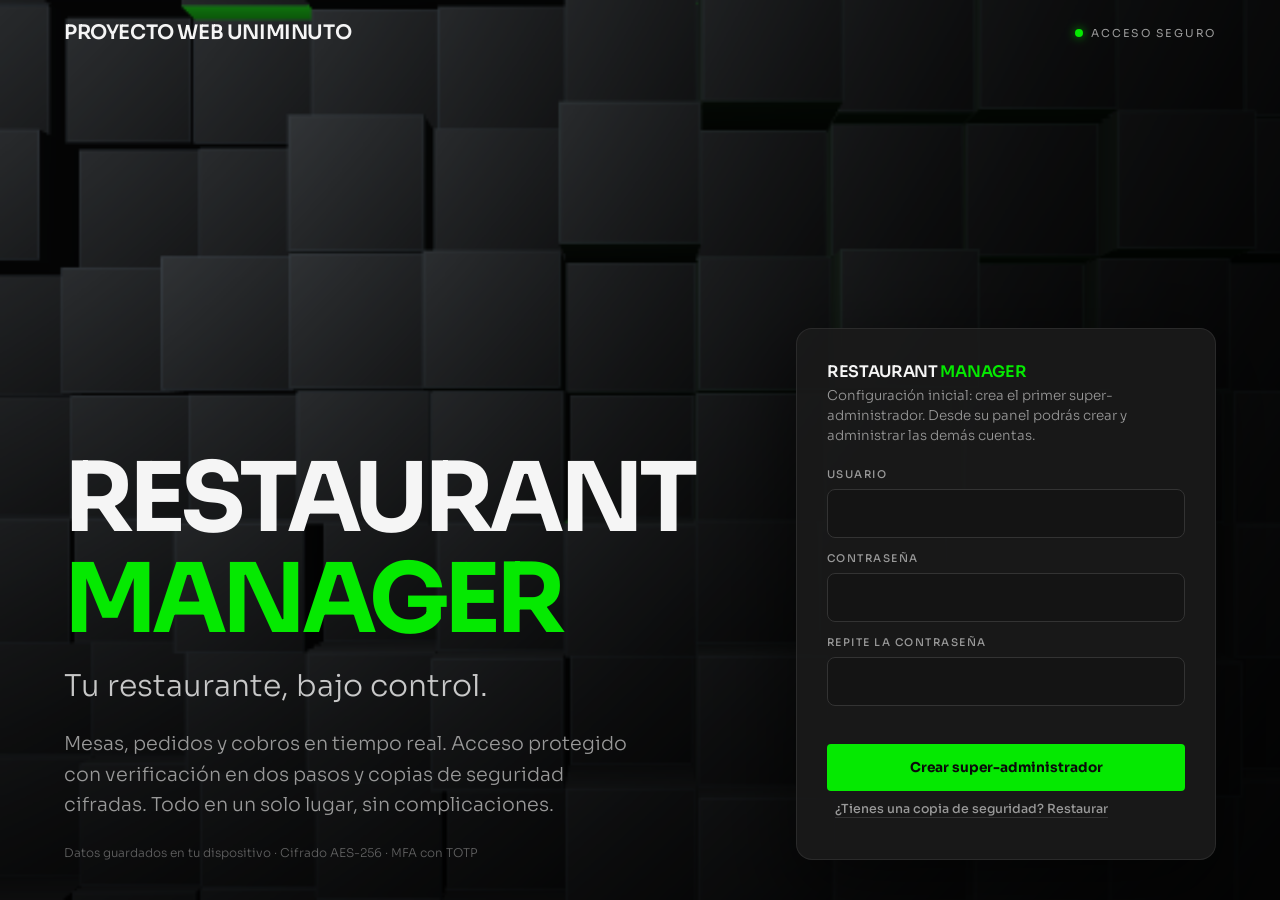
<file: index.html>
<!DOCTYPE html>
<html lang="es">
<head>
  <meta charset="UTF-8">
  <meta name="viewport" content="width=device-width, initial-scale=1, viewport-fit=cover">
  <meta name="theme-color" content="#141414">
  <meta name="color-scheme" content="dark">
  <meta name="mobile-web-app-capable" content="yes">
  <meta name="apple-mobile-web-app-capable" content="yes">
  <meta name="apple-mobile-web-app-status-bar-style" content="black-translucent">
  <title>Restaurant Manager</title>
  <link rel="preconnect" href="https://fonts.googleapis.com">
  <link rel="preconnect" href="https://fonts.gstatic.com" crossorigin>
  <link href="https://fonts.googleapis.com/css2?family=Sora:wght@300;400;500;600;700&display=swap" rel="stylesheet">
  <link rel="stylesheet" href="css/styles.css">
</head>
<body>

  <!-- Pantalla de acceso -->
  <section id="pantalla-login" class="login">
    <!-- Fondo estático de CSS; js/escena3d.js le añade encima el muro de cubos en WebGL -->
    <div class="login__escena" id="login-escena"></div>
    <div class="login__velo"></div>

    <header class="login__nav animate-fade-in">
      <span class="logo">PROYECTO WEB UNIMINUTO</span>
      <span class="login__etiqueta"><i class="punto punto--libre"></i>Acceso seguro</span>
    </header>

    <div class="login__hero">
      <h1 class="login__titulo animate-fade-up" style="animation-delay: .2s">Restaurant <span>Manager</span></h1>
      <p class="login__lema animate-fade-up" style="animation-delay: .4s">Tu restaurante, bajo control.</p>
      <p class="login__desc animate-fade-up" style="animation-delay: .55s">Mesas, pedidos y cobros en tiempo real. Acceso protegido con verificación en dos pasos y copias de seguridad cifradas. Todo en un solo lugar, sin complicaciones.</p>
      <p class="login__confianza animate-fade-up" style="animation-delay: .85s">Datos guardados en tu dispositivo · Cifrado AES-256 · MFA con TOTP</p>
    </div>

    <div class="login__caja animate-fade-up" style="animation-delay: .7s">
      <h2 class="logo">Restaurant <span>Manager</span></h2>
      <div id="paso-credenciales">
        <p class="login__sub" id="login-sub">Inicia sesión para continuar</p>
        <form id="form-login">
          <label>Usuario<input id="usuario" required autocomplete="username" autocapitalize="none" spellcheck="false"></label>
          <label>Contraseña<input id="clave" type="password" required minlength="4" autocomplete="current-password"></label>
          <label id="lbl-clave2" hidden>Repite la contraseña<input id="clave2" type="password" minlength="8" autocomplete="new-password"></label>
          <p id="error" class="error" role="alert"></p>
          <button class="btn" id="btn-enviar">Ingresar</button>
        </form>
        <button type="button" class="btn-link" id="btn-restaurar" hidden>¿Tienes una copia de seguridad? Restaurar</button>
      </div>

      <!-- Segundo paso: verificación en dos pasos -->
      <div id="paso-mfa" hidden>
        <h2 class="mfa__titulo" id="mfa-titulo"></h2>
        <p class="login__sub" id="mfa-texto"></p>

        <!-- Elegir el segundo paso la primera vez -->
        <div id="mfa-elegir" class="mfa-elegir" hidden>
          <button type="button" class="mfa-opcion" id="elegir-correo">
            <strong>Código por correo</strong>
            <small>Te enviamos un código de 6 dígitos cada vez que entres.</small>
          </button>
          <button type="button" class="mfa-opcion" id="elegir-app">
            <strong>App autenticadora</strong>
            <small>Google Authenticator, Microsoft Authenticator o Authy.</small>
          </button>
        </div>

        <!-- Activación por correo: a dónde enviar el código -->
        <form id="form-correo" hidden>
          <label>Correo electrónico<input id="mfa-correo" type="email" required autocomplete="email" autocapitalize="none" spellcheck="false" placeholder="tu@correo.com"></label>
          <p id="correo-error" class="error" role="alert"></p>
          <button class="btn" id="correo-enviar">Enviar código</button>
        </form>

        <div id="mfa-activar" hidden>
          <div id="mfa-qr" class="mfa-qr" role="img" aria-label="Código QR para la app autenticadora"></div>
          <p class="mfa-etq">¿No puedes escanear? Escribe esta clave en la app:</p>
          <code id="mfa-clave" class="mfa-clave"></code>
        </div>

        <div id="mfa-recuperacion" hidden>
          <ul id="mfa-codigos" class="mfa-codigos"></ul>
          <div class="mfa-acciones">
            <button type="button" class="btn-link" id="mfa-copiar">Copiar</button>
            <button type="button" class="btn-link" id="mfa-descargar">Descargar .txt</button>
          </div>
          <button type="button" class="btn" id="mfa-continuar">Ya los guardé, entrar</button>
        </div>

        <form id="form-mfa" hidden>
          <label><span id="mfa-etiqueta">Código de 6 dígitos</span>
            <input id="mfa-codigo" class="mfa-codigo" inputmode="numeric" autocomplete="one-time-code" maxlength="11" required>
          </label>
          <p id="mfa-error" class="error" role="alert"></p>
          <button class="btn" id="mfa-enviar">Verificar</button>
          <button type="button" class="btn-link" id="mfa-reenviar" hidden>Reenviar código</button>
          <button type="button" class="btn-link" id="mfa-alternar" hidden>Usar un código de recuperación</button>
        </form>
        <button type="button" class="btn-link" id="mfa-volver">← Volver</button>
      </div>

      <!-- Tercer paso: cambiar la contraseña temporal -->
      <div id="paso-clave" hidden>
        <h2 class="mfa__titulo">Crea tu contraseña</h2>
        <p class="login__sub">La contraseña que recibiste es temporal. Elige una nueva (mínimo 8 caracteres).</p>
        <form id="form-clave">
          <label>Nueva contraseña<input id="nclave" type="password" required minlength="8" autocomplete="new-password"></label>
          <label>Repite la contraseña<input id="nclave2" type="password" required minlength="8" autocomplete="new-password"></label>
          <p id="clave-error" class="error" role="alert"></p>
          <button class="btn">Guardar y entrar</button>
        </form>
      </div>
    </div>
  </section>

  <!-- Aplicación -->
  <div id="app" hidden>
    <header class="header">
      <div class="contenedor header__contenido">
        <h1 class="logo">Restaurant <span>Manager</span></h1>
        <div class="reloj">
          <span id="usuario-chip" class="usuario-chip"></span>
          <span id="fecha" class="reloj__fecha"></span>
          <span id="hora" class="reloj__hora"></span>
          <button id="btn-salir" class="btn-salir">Salir</button>
        </div>
      </div>
    </header>

    <nav class="nav">
      <div id="nav-tabs" class="contenedor nav__contenido"></div>
    </nav>

    <main class="contenedor principal">

      <section id="vista-usuarios" class="vista">
        <div class="encabezado-vista">
          <h2>Usuarios</h2>
          <div class="acciones-vista">
            <button type="button" class="btn-sec" id="btn-exportar">Exportar copia</button>
            <button type="button" class="btn-sec" id="btn-importar">Importar copia</button>
          </div>
        </div>
        <form id="form-nuevo" class="panel form-nuevo" autocomplete="off">
          <h3>Crear usuario</h3>
          <div class="form-fila">
            <label>Usuario<input id="nu-usuario" required minlength="3" maxlength="20" autocapitalize="none" spellcheck="false" placeholder="ej. maria"></label>
            <label>Correo <small>(opcional)</small><input id="nu-correo" type="email" maxlength="120" autocomplete="off" autocapitalize="none" spellcheck="false" placeholder="maria@correo.com"></label>
            <label>Contraseña temporal<input id="nu-clave" required minlength="8" autocomplete="off" spellcheck="false" placeholder="mín. 8 caracteres"></label>
            <label>Rol
              <select id="nu-rol">
                <option value="empleado">Empleado</option>
                <option value="admin">Administrador</option>
                <option value="superadmin">Super-administrador</option>
              </select>
            </label>
          </div>
          <p id="nu-error" class="error" role="alert"></p>
          <div class="form-acciones">
            <button class="btn" id="nu-crear">Crear usuario</button>
            <button type="button" class="btn-link" id="nu-generar">Generar contraseña segura</button>
          </div>
        </form>
        <div id="lista-usuarios" class="lista"></div>
      </section>

      <section id="vista-mesas" class="vista">
        <div class="encabezado-vista">
          <h2>Estado de Mesas</h2>
          <div class="leyenda">
            <span class="leyenda__item"><i class="punto punto--libre"></i>Libre</span>
            <span class="leyenda__item"><i class="punto punto--ocupada"></i>Ocupada</span>
          </div>
        </div>
        <div id="grid-mesas" class="grid-mesas"></div>
      </section>

      <section id="vista-pedido" class="vista">
        <div class="encabezado-vista">
          <h2>Tomar pedido</h2>
          <select id="sel-mesa" aria-label="Mesa"></select>
        </div>
        <div class="pedido">
          <div id="menu" class="menu"></div>
          <aside id="resumen" class="resumen"></aside>
        </div>
      </section>

      <section id="vista-pedidos" class="vista">
        <div class="encabezado-vista"><h2>Pedidos Activos</h2></div>
        <div id="lista-pedidos" class="lista"></div>
      </section>

      <section id="vista-estadisticas" class="vista">
        <div class="encabezado-vista"><h2>Estadísticas</h2></div>
        <div id="stats"></div>
      </section>

      <section id="vista-historial" class="vista">
        <div class="encabezado-vista"><h2>Historial</h2></div>
        <div id="lista-historial" class="lista"></div>
      </section>

    </main>
  </div>

  <!-- Diálogo reutilizable (confirmaciones, contraseñas) -->
  <dialog id="dialogo" class="dialogo" aria-labelledby="dialogo-titulo">
    <form id="dialogo-form" novalidate>
      <h3 id="dialogo-titulo"></h3>
      <p id="dialogo-texto" class="dialogo__texto"></p>
      <label id="dialogo-campo" hidden><span id="dialogo-etiqueta"></span><input id="dialogo-input" autocomplete="off" spellcheck="false" autocapitalize="none"></label>
      <label id="dialogo-campo2" hidden><span>Repite la contraseña</span><input id="dialogo-input2" type="password" autocomplete="off"></label>
      <p id="dialogo-error" class="error" role="alert"></p>
      <div class="dialogo__acciones">
        <button type="button" class="btn-sec" id="dialogo-cancelar">Cancelar</button>
        <button class="btn-dialogo" id="dialogo-ok">Confirmar</button>
      </div>
    </form>
  </dialog>
  <input type="file" id="archivo-copia" accept=".json,application/json" hidden>

  <script src="js/qrcode.js"></script>
  <script src="js/mfa.js"></script>
  <script src="js/respaldo.js"></script>
  <script src="js/correo.js"></script>
  <script src="js/app.js"></script>
  <script src="js/escena3d.js"></script>
</body>
</html>
</file>
<file: css/styles.css>
/* ==========================================================
   Restaurant Manager — Tema oscuro "Sentinel"
   Ideas clave: carbón casi negro, verde vivo como único acento,
   tipografía Sora, bordes finos en vez de sombras, entradas
   con fade-up (desenfoque + subida) y fondo 3D en el acceso.
   ========================================================== */

:root {
  /* Colores en HSL: se usan como hsl(var(--x)) o hsl(var(--x) / .5) */
  --background: 0 0% 10%;
  --foreground: 0 0% 96%;
  --primary: 119 99% 46%;
  --primary-foreground: 0 0% 4%;
  --secondary: 0 0% 18%;
  --secondary-foreground: 0 0% 96%;
  --muted: 0 0% 16%;
  --muted-foreground: 0 0% 60%;
  --accent: 119 99% 46%;
  --accent-foreground: 0 0% 4%;
  --destructive: 0 84% 60%;
  --border: 0 0% 20%;
  --input: 0 0% 20%;
  --ring: 119 99% 46%;
  --radius: .5rem;
  --nav-button: 0 0% 18%;
  --hero-bg: 0 0% 8%;

  --superficie: 0 0% 12.5%;   /* tarjetas: un punto por encima del fondo */
  --aviso: 38 92% 55%;

  --suave: cubic-bezier(.4, 0, .2, 1);
  --salida: cubic-bezier(.16, 1, .3, 1);
  --t: .2s;

  color-scheme: dark;
}

* { box-sizing: border-box; margin: 0; padding: 0; }
[hidden] { display: none !important; }

html { -webkit-text-size-adjust: 100%; text-size-adjust: 100%; }
body {
  font-family: 'Sora', sans-serif;
  -webkit-font-smoothing: antialiased;
  -moz-osx-font-smoothing: grayscale;
  background: hsl(var(--hero-bg));
  color: hsl(var(--foreground));
  min-height: 100vh;
  min-height: 100dvh;
}
button, select { touch-action: manipulation; -webkit-tap-highlight-color: transparent; }
button, input, select { font-family: inherit; }

.contenedor { max-width: 1100px; margin: 0 auto; padding: 0 max(48px, env(safe-area-inset-right)) 0 max(48px, env(safe-area-inset-left)); }

/* ---------- Animaciones de entrada ---------- */
@keyframes fade-up {
  0% { opacity: 0; transform: translateY(20px); filter: blur(4px); }
  100% { opacity: 1; transform: none; filter: none; }   /* none: al terminar, el texto no sigue costando GPU */
}
@keyframes fade-in { 0% { opacity: 0; } 100% { opacity: 1; } }
.animate-fade-up { opacity: 0; animation: fade-up .7s var(--salida) forwards; }
.animate-fade-in { opacity: 0; animation: fade-in .5s ease-out forwards; }

/* ---------- Logo ---------- */
.logo {
  font-size: 1.25rem; font-weight: 600; letter-spacing: -.02em; text-transform: uppercase;
  color: hsl(var(--foreground));
}
.logo span { color: hsl(var(--primary)); }

/* ---------- Header de la app: barra flotante translúcida ---------- */
.header {
  position: sticky; top: 0; z-index: 50;
  padding: calc(18px + env(safe-area-inset-top)) 0 18px;
  background: hsl(var(--hero-bg) / .8);
  backdrop-filter: blur(12px); -webkit-backdrop-filter: blur(12px);
  border-bottom: 1px solid hsl(var(--border));
}
.header__contenido { display: flex; justify-content: space-between; align-items: center; gap: 16px; }
.reloj {
  display: flex; align-items: center; gap: 14px; flex-wrap: wrap; justify-content: flex-end;
  font-size: .7rem; text-transform: uppercase; letter-spacing: .12em; color: hsl(var(--muted-foreground));
}
.reloj__hora { color: hsl(var(--foreground)); font-weight: 600; font-variant-numeric: tabular-nums; }
.usuario-chip {
  color: hsl(var(--primary)); font-weight: 600;
  padding: 6px 12px; border: 1px solid hsl(var(--primary) / .35); border-radius: 999px;
  background: hsl(var(--primary) / .08);
}
.btn-salir {
  background: hsl(var(--nav-button)); color: hsl(var(--foreground)); border: none; border-radius: var(--radius);
  padding: 9px 18px; font-size: .68rem; font-weight: 600; text-transform: uppercase; letter-spacing: .14em; cursor: pointer;
  transition: background-color var(--t) var(--suave), transform .15s var(--suave);
}
@media (hover: hover) { .btn-salir:hover { background: hsl(var(--nav-button) / .8); } }
.btn-salir:active { transform: scale(.97); }

/* ---------- Navegación: pestañas con indicador verde deslizante ---------- */
.nav { padding-top: 26px; }
.nav__contenido { display: flex; gap: 6px; flex-wrap: wrap; position: relative; }
.nav__tab {
  position: relative; z-index: 1;
  background: transparent; border: 1px solid transparent; border-radius: var(--radius);
  color: hsl(var(--muted-foreground)); font-size: .72rem; font-weight: 500; text-transform: uppercase; letter-spacing: .14em;
  padding: 11px 18px; cursor: pointer;
  transition: color var(--t) var(--suave), background-color var(--t) var(--suave), transform .15s var(--suave);
}
@media (hover: hover) { .nav__tab:hover { color: hsl(var(--foreground)); } }
.nav__tab:active { transform: scale(.97); }
.nav__tab.activa { background: hsl(var(--primary)); color: hsl(var(--primary-foreground)); font-weight: 600; }
.nav__indicador {
  position: absolute; top: 0; left: 0; z-index: 0;
  border-radius: var(--radius); background: hsl(var(--primary));
  box-shadow: 0 0 24px hsl(var(--primary) / .25);
  pointer-events: none;
  transition: transform .45s var(--salida), width .45s var(--salida), height .3s var(--suave);
}
.nav__indicador.sin-animar { transition: none; }
.con-indicador .nav__tab.activa { background: transparent; }

/* ---------- Contenido ---------- */
.principal { padding-top: 32px; padding-bottom: calc(56px + env(safe-area-inset-bottom)); }
.vista { display: none; }
.vista.activa { display: block; animation: fade-up .6s var(--salida) both; }

.encabezado-vista { display: flex; justify-content: space-between; align-items: center; gap: 12px; margin-bottom: 24px; }
.encabezado-vista h2 { font-size: clamp(1.4rem, 3vw, 2rem); font-weight: 700; letter-spacing: -.04em; text-transform: uppercase; }

/* Tarjetas comunes */
.item, .panel, .stat, .resumen, .plato, .leyenda {
  background: hsl(var(--superficie));
  border: 1px solid hsl(var(--border));
  border-radius: calc(var(--radius) + 4px);
}

.leyenda { display: flex; gap: 16px; padding: 8px 16px; font-size: .7rem; text-transform: uppercase; letter-spacing: .12em; color: hsl(var(--muted-foreground)); }
.leyenda__item { display: flex; align-items: center; gap: 8px; }
.punto { width: 8px; height: 8px; border-radius: 50%; display: inline-block; }
.punto--libre { background: hsl(var(--primary)); box-shadow: 0 0 10px hsl(var(--primary) / .7); }
.punto--ocupada { background: hsl(var(--destructive)); box-shadow: 0 0 10px hsl(var(--destructive) / .6); }

/* ---------- Mesas ---------- */
.grid-mesas { display: grid; grid-template-columns: repeat(5, 1fr); gap: 14px; }
.mesa {
  --tono: var(--primary);
  border: 1px solid hsl(var(--tono) / .4); border-radius: calc(var(--radius) + 4px);
  background: hsl(var(--tono) / .07); color: hsl(var(--foreground));
  padding: 24px 8px; text-align: center; cursor: pointer;
  transition: background-color var(--t) var(--suave), border-color var(--t) var(--suave), box-shadow var(--t) var(--suave), transform .15s var(--suave);
}
.mesa--libre { --tono: var(--primary); }
.mesa--ocupada { --tono: var(--destructive); }
@media (hover: hover) { .mesa:hover { background: hsl(var(--tono) / .14); border-color: hsl(var(--tono) / .8); box-shadow: 0 0 28px hsl(var(--tono) / .18); } }
.mesa:active { transform: scale(.97); }
.mesa__nombre { display: block; font-size: 1.05rem; font-weight: 600; letter-spacing: -.02em; }
.mesa__estado { display: block; margin-top: 6px; font-size: .68rem; font-weight: 500; text-transform: uppercase; letter-spacing: .14em; color: hsl(var(--tono)); }
.mesa--solo { cursor: default; }
.mesa--solo:hover { background: hsl(var(--tono) / .07); border-color: hsl(var(--tono) / .4); box-shadow: none; }
.mesa--solo:active { transform: none; }

/* ---------- Listas ---------- */
.lista { display: flex; flex-direction: column; gap: 12px; }
.item {
  padding: 18px 22px; display: flex; justify-content: space-between; align-items: center; gap: 16px;
  font-size: .88rem; font-weight: 300; line-height: 1.6;
  transition: border-color var(--t) var(--suave);
}
@media (hover: hover) { .item:hover { border-color: hsl(0 0% 28%); } }
.item strong { font-weight: 600; }
.item small { color: hsl(var(--muted-foreground)); }
.vacio { color: hsl(var(--muted-foreground)); font-size: .88rem; font-weight: 300; }

/* ---------- Botones ---------- */
.btn, .btn-cobrar, .btn-dialogo {
  background: hsl(var(--primary)); color: hsl(var(--primary-foreground));
  border: none; border-radius: calc(var(--radius) - 4px);
  font-weight: 700; cursor: pointer;
  transition: filter var(--t) var(--suave), transform .15s var(--suave), opacity var(--t);
}
.btn { width: 100%; padding: 15px 20px; font-size: .85rem; }
.btn-cobrar { padding: 10px 18px; font-size: .75rem; white-space: nowrap; }
.btn-dialogo { padding: 12px 24px; font-size: .82rem; }
@media (hover: hover) { .btn:hover, .btn-cobrar:hover, .btn-dialogo:hover { filter: brightness(1.1); } }
.btn:active, .btn-cobrar:active, .btn-dialogo:active { transform: scale(.97); }
.btn-dialogo--peligro { background: hsl(var(--destructive)); color: #fff; }

.btn-sec, .btn-peligro {
  background: hsl(var(--nav-button)); color: hsl(var(--foreground)); border: none; border-radius: var(--radius);
  padding: 11px 20px; font-size: .7rem; font-weight: 600; text-transform: uppercase; letter-spacing: .12em; cursor: pointer;
  transition: background-color var(--t) var(--suave), transform .15s var(--suave), opacity var(--t);
}
.btn-peligro { color: hsl(var(--destructive)); }
.btn-sec--sm { padding: 8px 14px; font-size: .64rem; }
@media (hover: hover) { .btn-sec:hover, .btn-peligro:hover { background: hsl(var(--nav-button) / .8); } }
.btn-sec:active, .btn-peligro:active { transform: scale(.97); }
.btn-sec:disabled, .btn-dialogo:disabled { opacity: .6; cursor: progress; }

.btn-link {
  background: none; border: none; color: hsl(var(--muted-foreground)); cursor: pointer; padding: 10px 8px;
  font-size: .78rem; font-weight: 500; text-decoration: underline; text-underline-offset: 4px; text-decoration-color: hsl(var(--border));
  transition: color var(--t) var(--suave), text-decoration-color var(--t) var(--suave);
}
@media (hover: hover) { .btn-link:hover { color: hsl(var(--primary)); text-decoration-color: hsl(var(--primary)); } }

/* Foco visible común */
.btn:focus-visible, .btn-cobrar:focus-visible, .btn-dialogo:focus-visible, .btn-sec:focus-visible, .btn-peligro:focus-visible,
.btn-salir:focus-visible, .btn-link:focus-visible, .nav__tab:focus-visible, .mesa:focus-visible, .plato:focus-visible,
.mini:focus-visible, select:focus-visible, input:focus-visible {
  outline: 2px solid hsl(var(--ring)); outline-offset: 2px;
}

/* ---------- Campos de formulario ---------- */
.login label, .form-nuevo label, .dialogo label {
  display: block; margin-bottom: 14px;
  font-size: .66rem; font-weight: 500; text-transform: uppercase; letter-spacing: .14em; color: hsl(var(--muted-foreground));
}
.login input, .form-nuevo input, .form-nuevo select, .dialogo input, .encabezado-vista select {
  width: 100%; margin-top: 8px; padding: 13px 16px;
  background: hsl(var(--hero-bg)); color: hsl(var(--foreground));
  border: 1px solid hsl(var(--input)); border-radius: var(--radius);
  font-size: 1rem; font-weight: 400; letter-spacing: normal; text-transform: none;
  -webkit-appearance: none; appearance: none;
  transition: border-color var(--t) var(--suave), box-shadow var(--t) var(--suave);
}
.login input:focus, .form-nuevo input:focus, .form-nuevo select:focus, .dialogo input:focus {
  border-color: hsl(var(--primary)); box-shadow: 0 0 0 3px hsl(var(--primary) / .15);
}
.login input:focus-visible, .form-nuevo input:focus-visible, .form-nuevo select:focus-visible, .dialogo input:focus-visible { outline: none; }
.form-nuevo input::placeholder, .login input::placeholder { color: hsl(var(--muted-foreground) / .6); }

.form-nuevo select, .encabezado-vista select {
  padding-right: 40px; cursor: pointer;
  background-image: url("data:image/svg+xml,%3Csvg xmlns='http://www.w3.org/2000/svg' width='12' height='8' viewBox='0 0 12 8'%3E%3Cpath d='M1 1l5 5 5-5' fill='none' stroke='%2318e912' stroke-width='2' stroke-linecap='round' stroke-linejoin='round'/%3E%3C/svg%3E");
  background-repeat: no-repeat; background-position: right 16px center; background-size: 12px 8px;
}
.encabezado-vista select { width: auto; margin-top: 0; font-size: .85rem; font-weight: 500; }

.error { color: hsl(var(--destructive)); font-size: .78rem; font-weight: 400; min-height: 1.2em; margin-bottom: 10px; }

/* ==========================================================
   Pantalla de acceso: escena 3D a pantalla completa,
   texto anclado abajo a la izquierda y tarjeta a la derecha
   ========================================================== */
.login {
  position: relative; min-height: 100vh; min-height: 100dvh; overflow: hidden;
  background: hsl(var(--hero-bg));
  display: grid; grid-template-columns: 1fr minmax(0, 420px); align-items: end; gap: clamp(24px, 4vw, 56px);
  /* Los márgenes verticales dependen del alto de la ventana: en pantallas bajas todo cabe sin bajar */
  padding: clamp(72px, 12vh, 120px) max(64px, env(safe-area-inset-right)) max(clamp(20px, 5vh, 40px), env(safe-area-inset-bottom)) max(64px, env(safe-area-inset-left));
}
/* Fondo estático: es lo que se ve antes del 3D y en equipos que no lo mueven bien */
.login__escena {
  --escala: 1;
  position: absolute; inset: 0; overflow: hidden;
  background:
    radial-gradient(ellipse 55% 45% at 72% 42%, hsl(var(--primary) / .07), transparent 70%),
    repeating-linear-gradient(0deg, hsl(0 0% 100% / .035) 0 1px, transparent 1px 88px),
    repeating-linear-gradient(90deg, hsl(0 0% 100% / .035) 0 1px, transparent 1px 88px),
    linear-gradient(135deg, hsl(0 0% 13%), hsl(var(--hero-bg)) 60%);
}
.login__escena canvas { display: block; width: 100%; height: 100%; opacity: 0; transition: opacity .9s ease-out; }
.login__escena canvas.lista { opacity: 1; }
.login__velo { position: absolute; inset: 0; z-index: 1; background: rgb(0 0 0 / .3); pointer-events: none; }

.login__nav {
  position: absolute; top: 0; left: 0; right: 0; z-index: 50;
  display: flex; justify-content: space-between; align-items: center;
  padding: max(20px, env(safe-area-inset-top)) max(64px, env(safe-area-inset-right)) 20px max(64px, env(safe-area-inset-left));
  pointer-events: none;
}
.login__etiqueta {
  font-size: .68rem; text-transform: uppercase; letter-spacing: .16em; color: hsl(var(--muted-foreground));
  display: inline-flex; align-items: center; gap: 8px;
}

/* Todo el texto deja pasar el ratón a la escena 3D */
.login__hero { position: relative; z-index: 10; pointer-events: none; max-width: 42rem; }
.login__titulo {
  /* min(ancho, alto): el título también se encoge cuando la ventana es baja */
  font-size: clamp(2.5rem, min(8vw, 12vh), 6rem); font-weight: 700; line-height: 1.05; letter-spacing: -.05em;
  text-transform: uppercase; margin-bottom: clamp(8px, 2vh, 16px);
}
.login__titulo span { color: hsl(var(--primary)); }
.login__lema { color: hsl(var(--foreground) / .8); font-size: clamp(1.05rem, min(2.5vw, 3.6vh), 1.875rem); font-weight: 300; margin-bottom: clamp(10px, 3vh, 24px); }
.login__desc { color: hsl(var(--muted-foreground)); font-size: clamp(.875rem, min(1.5vw, 2.2vh), 1.25rem); font-weight: 300; line-height: 1.6; max-width: 36rem; }
.login__confianza { color: hsl(var(--muted-foreground) / .6); font-size: .75rem; font-weight: 300; margin-top: clamp(10px, 3vh, 24px); }

.login__caja {
  position: relative; z-index: 10; width: 100%;
  /* Casi opaca y sin backdrop-filter: desenfocar el 3D en cada cuadro es muy costoso */
  background: hsl(var(--background) / .94);
  border: 1px solid hsl(0 0% 100% / .08); border-radius: calc(var(--radius) + 8px);
  padding: clamp(20px, 4vh, 32px) 30px;
  box-shadow: 0 30px 80px rgb(0 0 0 / .5);
}
.login__caja .logo { font-size: 1rem; margin-bottom: 2px; }
.login__sub { color: hsl(var(--muted-foreground)); font-size: .84rem; font-weight: 300; margin: 4px 0 clamp(12px, 2.8vh, 22px); line-height: 1.5; }
/* Tarjeta compacta en altura: campos y separaciones se ajustan al alto de la ventana */
.login label { margin-bottom: clamp(8px, 1.8vh, 14px); }
.login input { margin-top: clamp(5px, 1vh, 8px); padding-top: clamp(9px, 1.7vh, 13px); padding-bottom: clamp(9px, 1.7vh, 13px); }
.login .btn { padding-top: clamp(12px, 2vh, 15px); padding-bottom: clamp(12px, 2vh, 15px); }
.login .error { margin-bottom: clamp(4px, 1vh, 10px); }

/* Ventanas bajas (portátil con barras del navegador, pantalla dividida):
   la descripción larga sobra y la tarjeta se centra en vertical */
@media (min-width: 1001px) and (max-height: 700px) {
  .login { align-items: center; }
  .login__hero { align-self: end; }
  .login__sub { font-size: .8rem; }
}
@media (min-width: 1001px) and (max-height: 600px) {
  .login__desc { display: none; }
}

/* ---------- Tomar pedido ---------- */
.pedido { display: grid; grid-template-columns: 1fr 320px; gap: 24px; align-items: start; }
.menu h3, .resumen h3, .panel h3 {
  font-size: .7rem; font-weight: 600; text-transform: uppercase; letter-spacing: .16em; color: hsl(var(--muted-foreground));
  margin: 24px 0 12px;
}
.menu h3:first-child, .resumen h3, .panel h3 { margin-top: 0; }
.menu__grid { display: grid; grid-template-columns: repeat(auto-fill, minmax(150px, 1fr)); gap: 12px; }
.plato {
  padding: 16px; text-align: left; cursor: pointer; color: hsl(var(--foreground));
  font-size: .84rem; font-weight: 400; display: flex; flex-direction: column; gap: 8px;
  transition: border-color var(--t) var(--suave), background-color var(--t) var(--suave), transform .15s var(--suave);
}
@media (hover: hover) { .plato:hover { border-color: hsl(var(--primary) / .6); background: hsl(var(--primary) / .05); } }
.plato:active { transform: scale(.97); }
.plato small { color: hsl(var(--primary)); font-weight: 600; }
.resumen { padding: 22px; position: sticky; top: 100px; }
.linea { display: flex; justify-content: space-between; align-items: center; gap: 8px; font-size: .84rem; font-weight: 300; padding: 10px 0; }
.linea + .linea { border-top: 1px solid hsl(var(--border)); }
.mini {
  width: 30px; height: 30px; border-radius: calc(var(--radius) - 2px); border: 1px solid hsl(var(--border));
  background: hsl(var(--nav-button)); color: hsl(var(--foreground)); margin-left: 6px; cursor: pointer; font-weight: 600;
  transition: border-color var(--t) var(--suave), color var(--t) var(--suave), transform .15s var(--suave);
}
@media (hover: hover) { .mini:hover { border-color: hsl(var(--primary)); color: hsl(var(--primary)); } }
.mini:active { transform: scale(.92); }
.total {
  display: flex; justify-content: space-between; align-items: center; margin: 18px 0; padding: 14px 16px;
  font-size: 1rem; background: hsl(var(--primary) / .08); border: 1px solid hsl(var(--primary) / .3); border-radius: var(--radius);
}
.total strong { color: hsl(var(--primary)); }

/* ---------- Estadísticas ---------- */
.stats { display: grid; grid-template-columns: repeat(4, 1fr); gap: 14px; margin-bottom: 24px; }
.stat { padding: 20px; }
.stat small { display: block; font-size: .64rem; font-weight: 500; text-transform: uppercase; letter-spacing: .14em; color: hsl(var(--muted-foreground)); margin-bottom: 8px; }
.stat strong { font-size: 1.5rem; font-weight: 700; letter-spacing: -.03em; }
.paneles { display: grid; grid-template-columns: 1fr 1fr; gap: 24px; }
.panel { padding: 22px; }
.barra { margin-bottom: 14px; font-size: .8rem; font-weight: 300; }
.barra__top { display: flex; justify-content: space-between; margin-bottom: 8px; }
.barra__fondo { background: hsl(var(--muted)); border-radius: 99px; height: 6px; overflow: hidden; }
.barra__fondo i { display: block; height: 100%; min-width: 6px; background: hsl(var(--primary)); border-radius: 99px; box-shadow: 0 0 12px hsl(var(--primary) / .5); }

/* ==========================================================
   Verificación en dos pasos (MFA)
   ========================================================== */
.mfa__titulo { font-size: 1.15rem; font-weight: 600; letter-spacing: -.02em; }
.mfa-qr {
  width: 200px; height: 200px; margin: 0 auto 14px; padding: 10px;
  background: #fff; border-radius: var(--radius);
  display: grid; place-items: center; font-size: .75rem; text-align: center; color: #555;
}
.mfa-qr svg { display: block; width: 100%; height: 100%; }
.mfa-etq { font-size: .75rem; font-weight: 300; color: hsl(var(--muted-foreground)); text-align: center; }
.mfa-clave, .mfa-codigos li {
  font: 600 .82rem ui-monospace, SFMono-Regular, Menlo, Consolas, monospace; letter-spacing: .04em; text-align: center;
  background: hsl(var(--hero-bg)); color: hsl(var(--primary)); border: 1px solid hsl(var(--border)); border-radius: var(--radius);
  user-select: all;
}
.mfa-clave { display: block; margin: 6px 0 18px; padding: 10px 12px; white-space: pre-line; }
.login .mfa-codigo { text-align: center; letter-spacing: .25em; font-size: 1.2rem; font-weight: 600; }
.login .mfa-codigo::placeholder { letter-spacing: .15em; font-weight: 400; }
.mfa-codigos { list-style: none; display: grid; grid-template-columns: 1fr 1fr; gap: 8px; margin-bottom: 12px; }
.mfa-codigos li { padding: 10px 4px; }
.mfa-acciones { display: flex; justify-content: center; gap: 16px; margin-bottom: 14px; }
#paso-mfa .btn-link:not(.mfa-acciones .btn-link) { display: block; margin: 6px auto 0; }
#paso-mfa .btn-link:disabled { cursor: default; opacity: .55; text-decoration: none; }

/* Elegir método: dos tarjetas seleccionables */
.mfa-elegir { display: grid; gap: 10px; margin-bottom: 8px; }
.mfa-opcion {
  display: flex; flex-direction: column; gap: 4px; text-align: left; cursor: pointer;
  padding: 16px 18px; border-radius: var(--radius);
  background: hsl(var(--hero-bg)); color: hsl(var(--foreground)); border: 1px solid hsl(var(--border));
  transition: border-color var(--t) var(--suave), background-color var(--t) var(--suave), transform .15s var(--suave);
}
.mfa-opcion strong { font-size: .9rem; font-weight: 600; }
.mfa-opcion small { font-size: .74rem; font-weight: 300; line-height: 1.5; color: hsl(var(--muted-foreground)); }
@media (hover: hover) { .mfa-opcion:hover { border-color: hsl(var(--primary) / .7); background: hsl(var(--primary) / .05); } }
.mfa-opcion:active { transform: scale(.98); }
.mfa-opcion:focus-visible { outline: 2px solid hsl(var(--ring)); outline-offset: 2px; }

/* ==========================================================
   Super-administrador: usuarios, etiquetas y diálogo
   ========================================================== */
.acciones-vista { display: flex; gap: 10px; flex-wrap: wrap; }
.form-nuevo { margin-bottom: 24px; }
.form-fila { display: grid; grid-template-columns: 1fr 1.3fr 1fr 190px; gap: 16px; }
.form-nuevo label small { text-transform: none; letter-spacing: 0; opacity: .7; }
.form-acciones { display: flex; align-items: center; gap: 16px; flex-wrap: wrap; }
.form-acciones .btn { width: auto; padding-left: 28px; padding-right: 28px; }

.usuario__info { line-height: 1.9; }
.acciones-fila { display: flex; gap: 8px; flex-wrap: wrap; justify-content: flex-end; }
.etiqueta {
  display: inline-block; margin-left: 6px; padding: 2px 10px; border-radius: 999px; vertical-align: middle;
  font-size: .6rem; font-weight: 600; text-transform: uppercase; letter-spacing: .12em;
  background: hsl(var(--muted)); color: hsl(var(--muted-foreground)); border: 1px solid hsl(var(--border));
}
.usuario__info strong + .etiqueta { margin-left: 10px; }
.etiqueta--superadmin { background: hsl(var(--primary)); color: hsl(var(--primary-foreground)); border-color: transparent; }
.etiqueta--admin { color: hsl(var(--primary)); border-color: hsl(var(--primary) / .4); background: hsl(var(--primary) / .08); }
.etiqueta--ok { color: hsl(var(--primary)); border-color: hsl(var(--primary) / .3); background: transparent; }
.etiqueta--aviso { color: hsl(var(--aviso)); border-color: hsl(var(--aviso) / .35); background: hsl(var(--aviso) / .08); }

.dialogo {
  border: 1px solid hsl(var(--border)); border-radius: calc(var(--radius) + 8px); padding: 28px 26px 22px;
  background: hsl(var(--background)); color: hsl(var(--foreground));
  margin: auto;   /* el reset global (* { margin: 0 }) anula el centrado nativo del <dialog> */
  width: calc(100% - 32px); max-width: 440px; box-shadow: 0 30px 80px rgb(0 0 0 / .6);
}
.dialogo[open] { animation: fade-up .45s var(--salida) both; }
.dialogo::backdrop { background: rgb(0 0 0 / .65); backdrop-filter: blur(4px); -webkit-backdrop-filter: blur(4px); }
.dialogo h3 { font-size: 1.1rem; font-weight: 600; letter-spacing: -.02em; margin-bottom: 8px; overflow-wrap: anywhere; }
.dialogo__texto { font-size: .85rem; font-weight: 300; line-height: 1.6; color: hsl(var(--muted-foreground)); margin-bottom: 18px; white-space: pre-line; overflow-wrap: anywhere; }
.dialogo__acciones { display: flex; justify-content: flex-end; gap: 10px; margin-top: 4px; }

/* ==========================================================
   Responsive
   ========================================================== */
@media (max-width: 1000px) {
  .login { grid-template-columns: 1fr; align-items: end; align-content: end; padding-left: max(40px, env(safe-area-inset-left)); padding-right: max(40px, env(safe-area-inset-right)); }
  .login__nav { padding-left: max(40px, env(safe-area-inset-left)); padding-right: max(40px, env(safe-area-inset-right)); }
  .login__caja { max-width: 440px; }
}
/* Apilado y con poco alto: se prioriza que la tarjeta quepa */
@media (max-width: 1000px) and (max-height: 900px) {
  .login__desc { display: none; }
}
@media (max-width: 900px) {
  .grid-mesas { grid-template-columns: repeat(3, 1fr); }
  .pedido, .paneles { grid-template-columns: 1fr; }
  .stats { grid-template-columns: repeat(2, 1fr); }
  .resumen { position: static; }
}
@media (max-width: 1000px) { .form-fila { grid-template-columns: 1fr 1fr; } }
@media (max-width: 760px) {
  .form-fila { grid-template-columns: 1fr; gap: 0; }
  .login__etiqueta { display: none; }   /* como en el diseño: en móvil solo queda el logo */
}
@media (max-width: 560px) {
  .contenedor { padding-left: max(16px, env(safe-area-inset-left)); padding-right: max(16px, env(safe-area-inset-right)); }
  .login { padding: 96px max(16px, env(safe-area-inset-right)) max(24px, env(safe-area-inset-bottom)) max(16px, env(safe-area-inset-left)); gap: 28px; }
  .login__nav { padding-left: max(16px, env(safe-area-inset-left)); padding-right: max(16px, env(safe-area-inset-right)); }
  .login__titulo { margin-bottom: 8px; }
  .login__lema { margin-bottom: 12px; }
  .login__desc { display: none; }   /* en móvil la tarjeta necesita el espacio */
  .login__confianza { margin-top: 12px; }
  .login__caja { padding: 22px 20px; }
}
/* Teléfonos bajos (iPhone SE, Android pequeños): título más corto y sin línea de confianza */
@media (max-width: 560px) and (max-height: 760px) {
  .login { padding-top: 60px; padding-bottom: max(14px, env(safe-area-inset-bottom)); gap: 14px; }
  .login label { margin-bottom: 8px; }
  .login__titulo { font-size: 2.2rem; }
  .login__lema { font-size: 1rem; margin-bottom: 0; }
  .login__confianza { display: none; }
  .login__sub { font-size: .78rem; margin-bottom: 12px; }

  .header__contenido { flex-direction: column; align-items: flex-start; gap: 12px; }
  .reloj { justify-content: flex-start; gap: 10px; }
  .nav { padding-top: 18px; }
  .nav__tab { flex: 1 1 auto; padding: 10px 12px; font-size: .66rem; letter-spacing: .1em; }
  .principal { padding-top: 24px; }
  .encabezado-vista { flex-direction: column; align-items: flex-start; }
  .encabezado-vista select { width: 100%; font-size: 16px; }
  .leyenda { align-self: stretch; justify-content: center; }
  .grid-mesas { grid-template-columns: repeat(2, 1fr); gap: 10px; }
  .mesa { padding: 20px 6px; }
  .mesa__estado { overflow-wrap: anywhere; }
  .menu__grid { grid-template-columns: repeat(2, 1fr); gap: 10px; }
  .stats { gap: 10px; }
  .stat { padding: 16px 14px; }
  .stat strong { font-size: 1.15rem; overflow-wrap: anywhere; }
  .item { flex-direction: column; align-items: flex-start; padding: 16px 18px; }
  .item .btn-cobrar { width: 100%; }
  .acciones-vista { width: 100%; }
  .acciones-vista .btn-sec { flex: 1 1 auto; }
  .acciones-fila { justify-content: flex-start; width: 100%; }
  .form-acciones .btn { width: 100%; }
  .dialogo { padding: 24px 20px 18px; }
  .dialogo__acciones { flex-direction: column-reverse; }
  .dialogo__acciones > * { width: 100%; }
}
@media (max-height: 500px) and (orientation: landscape) {
  .header { padding-top: calc(10px + env(safe-area-inset-top)); padding-bottom: 10px; }
  .principal { padding-top: 16px; }
}

/* Pantallas táctiles: zonas de toque de 44 px o más */
@media (pointer: coarse) {
  .nav__tab, .btn-cobrar, .btn-sec, .btn-peligro, .btn-dialogo, .btn-link, .encabezado-vista select { min-height: 44px; }
  .btn { min-height: 48px; }
  .btn-salir, .btn-sec--sm { min-height: 40px; }
  .mini { width: 40px; height: 40px; font-size: 1.1rem; }
}

/* Accesibilidad: sin movimiento si el usuario lo pide */
@media (prefers-reduced-motion: reduce) {
  *, *::before, *::after { transition-duration: .01ms !important; }
  .animate-fade-up, .animate-fade-in, .vista.activa, .dialogo[open] { animation: none; opacity: 1; }
  .nav__indicador { transition: none; }
}
</file>
